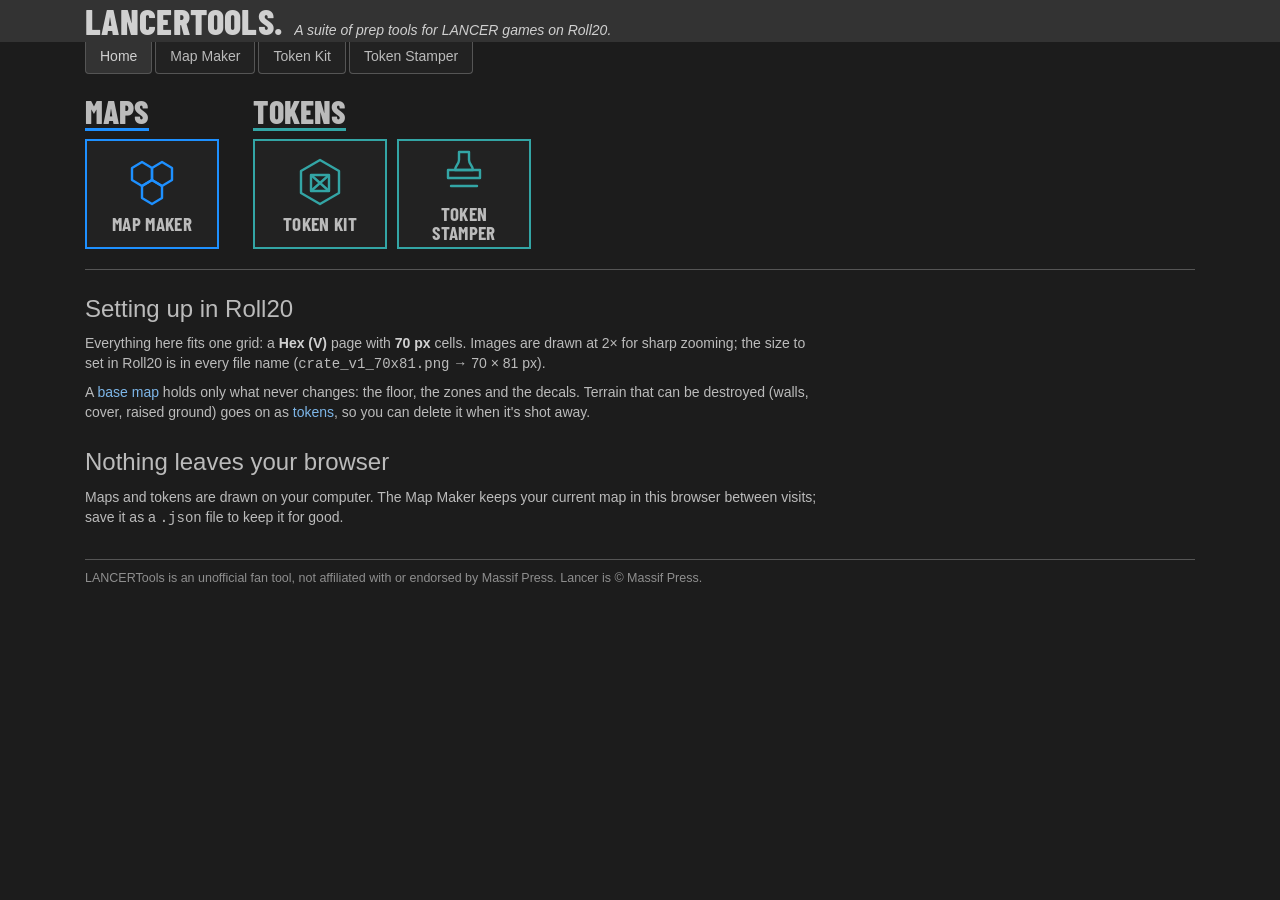
<file: index.html>
<!doctype html>
<html lang="en">
<head>
<meta charset="utf-8">
<meta name="viewport" content="width=device-width, initial-scale=1">
<title>LANCERTools</title>
<meta name="description" content="Prep tools for LANCER games on Roll20: hex base maps in several styles, a terrain token kit, and a token stamper.">
<link rel="icon" href="favicon.svg" type="image/svg+xml">
<link rel="stylesheet" href="css/site.css?v=666bbb997f">
<style>
  .groups { display: flex; flex-wrap: wrap; gap: 14px 34px; margin-top: 4px; }
  .group { display: flex; flex-direction: column; gap: 10px; }
  .tiles { display: flex; flex-wrap: wrap; gap: 10px; }
  .tile { width: 134px; height: 110px; border: 2px solid currentColor; background: var(--panel); display: flex; flex-direction: column;
    align-items: center; justify-content: center; gap: 6px; text-decoration: none; }
  .tile:hover { text-decoration: none; background: #2a2a2a; }
  .tile svg { width: 52px; height: 52px; }
  .tile span { color: var(--text); font: 700 19px/1 var(--title); text-transform: uppercase; letter-spacing: 0.02em; text-align: center; }
  .tile.blue { color: var(--blue); }
  .tile.teal { color: var(--teal); }
  .tile.purple { color: var(--purple); }
  .about h3 { font-size: 24px; font-weight: 400; color: var(--text); margin: 22px 0 8px; }
  .about p { margin: 0 0 8px; max-width: 95ch; }
</style>
</head>
<body>
<header class="topbar" data-page="home" data-title="LANCERTools"></header>
<main class="page">
  <div class="groups">
    <section class="group">
      <h2 class="stripe blue">Maps</h2>
      <div class="tiles">
        <a class="tile blue" href="maps.html">
          <svg viewBox="0 0 52 52" fill="none" stroke="currentColor" stroke-width="2.4" stroke-linejoin="round">
            <path d="M16 6 26 12v12l-10 6-10-6V12z"/><path d="M36 6l10 6v12l-10 6-10-6V12z"/><path d="M26 24l10 6v12l-10 6-10-6V30z"/>
          </svg>
          <span>Map Maker</span>
        </a>
      </div>
    </section>
    <section class="group">
      <h2 class="stripe teal">Tokens</h2>
      <div class="tiles">
        <a class="tile teal" href="tokens.html">
          <svg viewBox="0 0 52 52" fill="none" stroke="currentColor" stroke-width="2.4" stroke-linejoin="round">
            <path d="M26 4 45 15v22L26 48 7 37V15z"/><path d="M17 19h18v16H17z"/><path d="M17 19l18 16M35 19 17 35"/>
          </svg>
          <span>Token Kit</span>
        </a>
        <a class="tile teal" href="stamper.html">
          <svg viewBox="0 0 52 52" fill="none" stroke="currentColor" stroke-width="2.4" stroke-linejoin="round" stroke-linecap="round">
            <path d="M21 6h10v8c0 4 4 6 4 10H17c0-4 4-6 4-10z"/><path d="M10 24h32v8H10z"/><path d="M13 40h26"/>
          </svg>
          <span>Token<br>Stamper</span>
        </a>
      </div>
    </section>
  </div>
  <hr>
  <div class="about">
    <h3>Setting up in Roll20</h3>
    <p>Everything here fits one grid: a <b>Hex (V)</b> page with <b>70 px</b> cells. Images are drawn at 2× for sharp zooming; the
      size to set in Roll20 is in every file name (<span class="mono">crate_v1_70x81.png</span> → 70 × 81 px).</p>
    <p>A <a href="maps.html">base map</a> holds only what never changes: the floor, the zones and the decals. Terrain that can be
      destroyed (walls, cover, raised ground) goes on as <a href="tokens.html">tokens</a>, so you can delete it when it's shot away.</p>
    <h3>Nothing leaves your browser</h3>
    <p>Maps and tokens are drawn on your computer. The Map Maker keeps your current map in this browser between visits; save it
      as a <span class="mono">.json</span> file to keep it for good.</p>
  </div>
  <div class="footer">LANCERTools is an unofficial fan tool, not affiliated with or endorsed by Massif Press. Lancer is © Massif Press.</div>
</main>
<script type="module" src="js/ui/topbar.js?v=666bbb997f"></script>
</body>
</html>
</file>
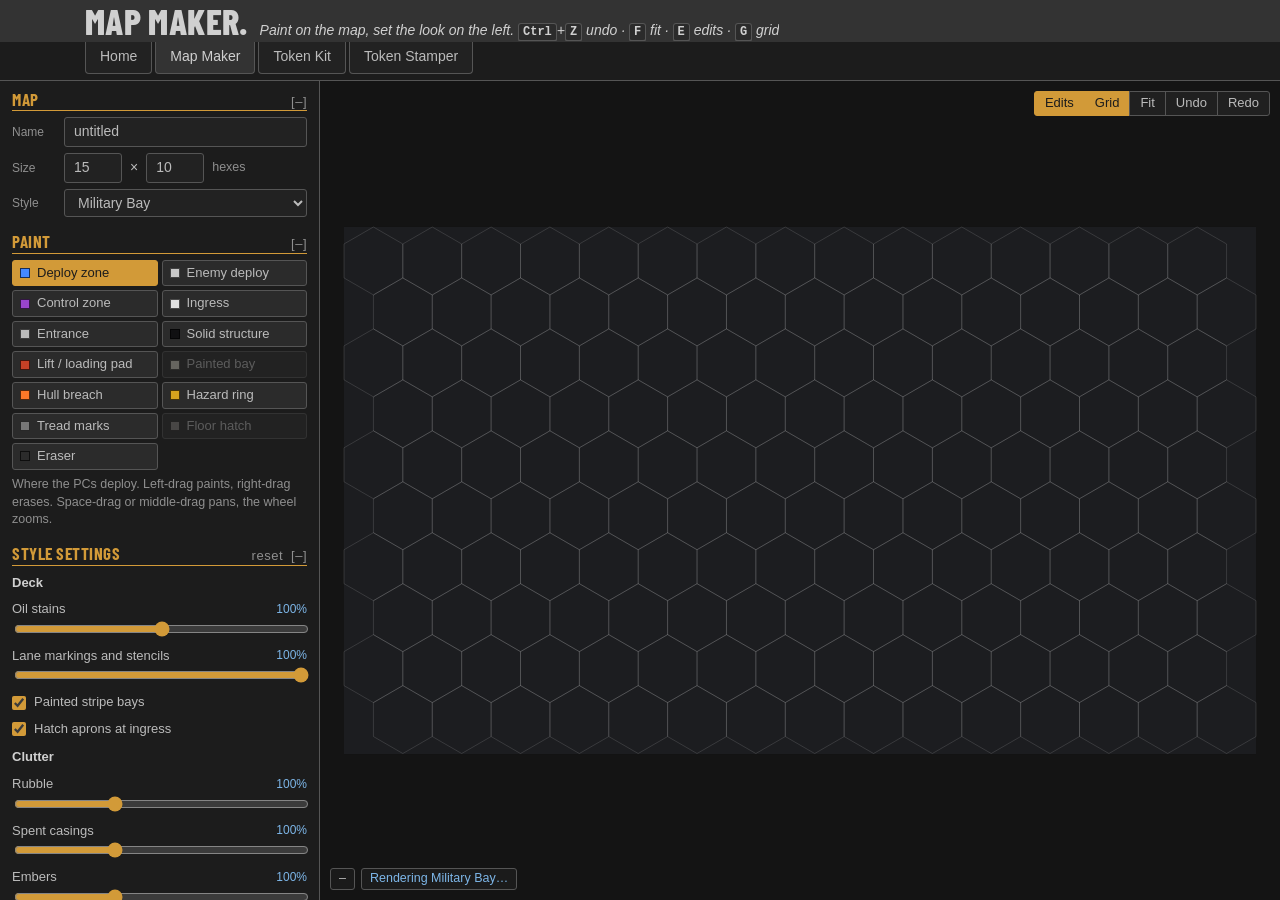
<file: maps.html>
<!doctype html>
<html lang="en">
<head>
<meta charset="utf-8">
<meta name="viewport" content="width=device-width, initial-scale=1">
<title>Map Maker · LANCERTools</title>
<link rel="icon" href="favicon.svg" type="image/svg+xml">
<link rel="stylesheet" href="css/site.css?v=666bbb997f">
<style>
  .tools { display: grid; grid-template-columns: 1fr 1fr; gap: 4px; }
  .tools button { display: flex; align-items: center; gap: 7px; text-align: left; padding: 3px 7px; }
  .tools button .sw { width: 10px; height: 10px; flex: none; border: 1px solid #000a; }
  .tools button[disabled] { opacity: 0.4; }
  .setting { display: grid; grid-template-columns: 1fr auto; gap: 0 8px; align-items: center; font-size: 13px; }
  .setting output { font-size: 12px; color: var(--link); font-variant-numeric: tabular-nums; }
  .setting input[type=range] { grid-column: 1 / -1; width: 100%; height: 16px; }
  .setting.toggle { grid-template-columns: auto 1fr; }
  .group-name { font-weight: 700; color: var(--head); font-size: 13px; margin-top: 2px; }
  .field { display: grid; grid-template-columns: 44px 1fr; gap: 8px; align-items: center; }
  .dims input { width: 58px; }
  #stage canvas { position: absolute; left: 0; top: 0; }
  #over { cursor: crosshair; }
  #over.pan { cursor: grab; }
  .hud { position: absolute; left: 10px; bottom: 10px; display: flex; gap: 6px; pointer-events: none; }
  .hud span { background: #1c1c1cdd; border: 1px solid var(--line); border-radius: 3px; padding: 1px 8px; font-size: 12.5px; color: var(--text); }
  .hud .busy { color: var(--link); }
  .hud .err { color: var(--danger); }
  .viewbar { position: absolute; right: 10px; top: 10px; }
  .viewbar button { background: #222e; padding: 2px 10px; }
  .viewbar button[aria-pressed="true"] { background: var(--gold); }
  .out { font-size: 12.5px; color: var(--link); }
</style>
</head>
<body class="app">
<header class="topbar" data-page="maps" data-title="Map Maker"
  data-tagline="Paint on the map, set the look on the left. <kbd>Ctrl</kbd>+<kbd>Z</kbd> undo · <kbd>F</kbd> fit · <kbd>E</kbd> edits · <kbd>G</kbd> grid"></header>
<div class="workspace">
  <aside class="sidebar">
    <div class="section">
      <h2 class="sec"><span class="grow">Map</span></h2>
      <label class="field"><span class="label">Name</span><input id="name"></label>
      <div class="field dims">
        <span class="label">Size</span>
        <span class="row"><input id="cols" type="number" min="3" max="60" title="Columns"> × <input id="rows" type="number" min="3" max="60" title="Rows">
        <span class="hint">hexes</span></span>
      </div>
      <label class="field"><span class="label">Style</span><select id="style"></select></label>
    </div>
    <div class="section">
      <h2 class="sec"><span class="grow">Paint</span></h2>
      <div class="tools" id="tools"></div>
      <div class="hint" id="toolHint"></div>
    </div>
    <div class="section">
      <h2 class="sec"><span class="grow">Style settings</span><span class="toggle" id="resetOpts" title="Back to the style's designed look">reset</span></h2>
      <div id="settings" class="section" style="gap:8px"></div>
    </div>
    <div class="section">
      <h2 class="sec"><span class="grow">File</span></h2>
      <div class="btn-group"><button id="new">New</button><button id="open">Open…</button><button id="save">Save .json</button></div>
      <input type="file" id="file" accept=".json,application/json" hidden>
      <button class="go" id="png">Download base map (PNG)</button>
      <div class="out" id="out"></div>
      <div class="hint">Drawn at 2× for sharp zooming. In Roll20, set the image to the size in the file name, its top-left corner on
        the page's top-left. Terrain goes on as tokens (<a href="tokens.html">Token Kit</a>).</div>
    </div>
  </aside>
  <section class="stage" id="stage">
    <canvas id="base"></canvas>
    <canvas id="over"></canvas>
    <div class="viewbar btn-group">
      <button id="edits" aria-pressed="true" title="Show what you painted (E)">Edits</button>
      <button id="grid" aria-pressed="true" title="Hex grid (G)">Grid</button>
      <button id="fit" title="Fit the map (F)">Fit</button>
      <button id="undo" title="Undo (Ctrl+Z)">Undo</button>
      <button id="redo" title="Redo (Ctrl+Y)">Redo</button>
    </div>
    <div class="hud"><span id="hover">–</span><span id="status">Ready</span></div>
  </section>
</div>
<script type="module" src="js/ui/topbar.js?v=666bbb997f"></script>
<script type="module" src="js/ui/mapmaker.js?v=666bbb997f"></script>
<script type="module" src="js/ui/collapse.js?v=666bbb997f"></script>
</body>
</html>
</file>
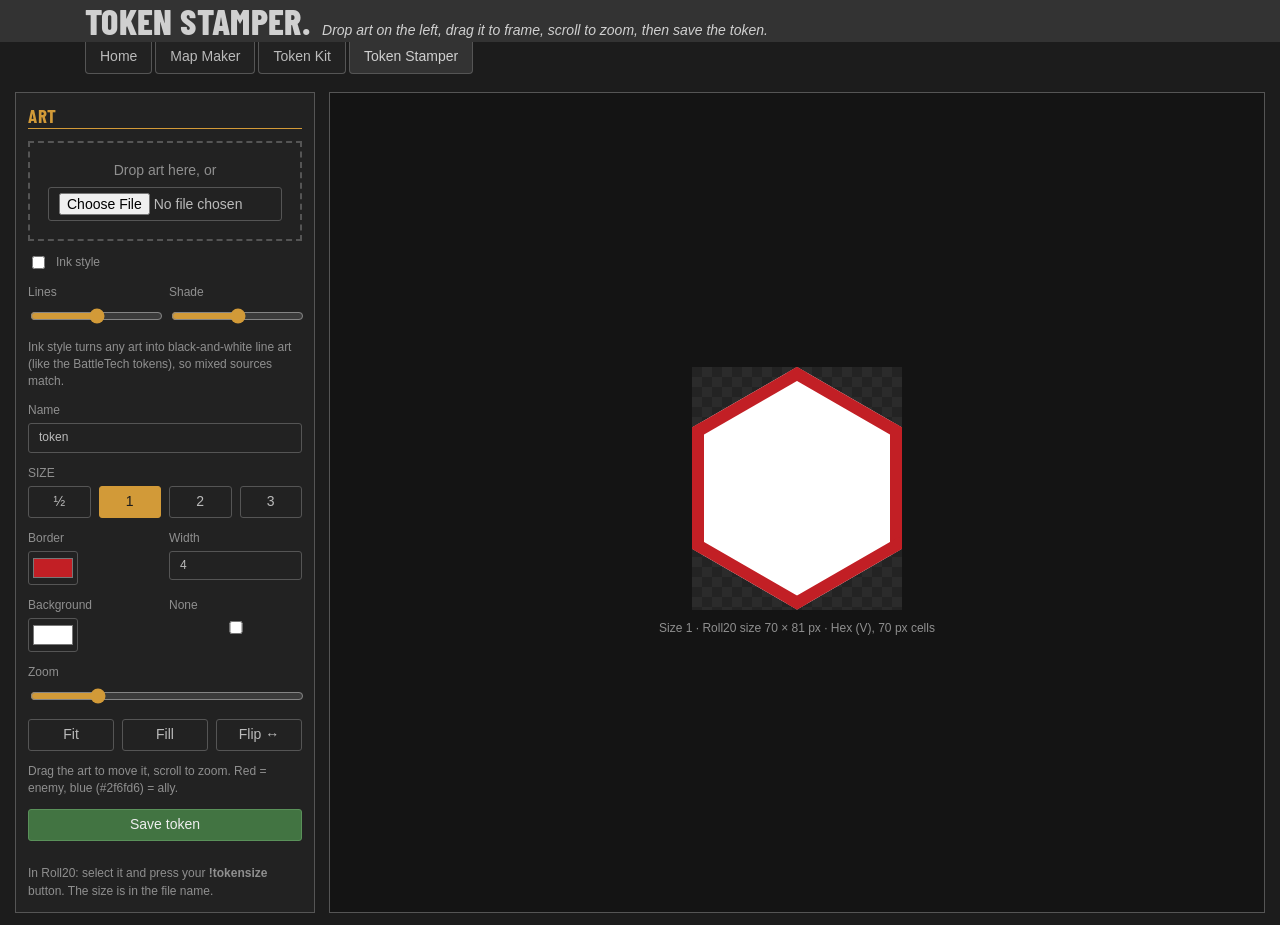
<file: stamper.html>
<!doctype html>
<html lang="en">
<head>
<meta charset="utf-8">
<meta name="viewport" content="width=device-width, initial-scale=1">
<title>Token Stamper · LANCERTools</title>
<link rel="icon" href="favicon.svg" type="image/svg+xml">
<link rel="stylesheet" href="css/topbar.css?v=666bbb997f">
<!--
  Token Stamper: turns any art into a hex token that fits this project's Roll20 grid.
  Same geometry as _backstage/tools/roll20_maps.py and the terrain kit: Roll20 Hex (V), regular pointy-top
  hexes 70 px wide; Size 1 = one hex, Size 2 = three hexes (one on top, two below), Size 3 = seven.
  The saved file is drawn at 2x for sharpness and named <name>_size<N>_<W>x<H>.png, where W x H is
  the size to set in Roll20 (the !tokensize button reads it from the name).
  Runs locally: open this file in Firefox. Nothing is uploaded anywhere.
-->
<style>
  /* LANCERTools look (5etools night mode): see css/site.css */
  :root { --bg: #1c1c1c; --panel: #222; --text: #bbb; --muted: #8f8f8f; --accent: #1e90ff; }
  * { box-sizing: border-box; }
  body { margin: 0; background: var(--bg); color: var(--text); font: 14px/1.42857 Arial, sans-serif; }
  main { display: grid; grid-template-columns: 300px 1fr; gap: 14px; padding: 12px 15px; margin-top: 6px; }
  @media (max-width: 760px) { main { grid-template-columns: 1fr; } }
  aside { background: var(--panel); border: 1px solid #555; padding: 12px; display: flex; flex-direction: column; gap: 12px; }
  h1 { font: 700 19px/1.2 "Barlow Condensed", "Arial Narrow", Arial, sans-serif; text-transform: uppercase; letter-spacing: 0.03em;
       margin: 0; color: #d29a38; border-bottom: 1px solid #d29a38; }
  label { display: flex; flex-direction: column; gap: 4px; color: var(--muted); font-size: 12px; }
  input, select, button { font: inherit; color: var(--text); background: #222; border: 1px solid #555; border-radius: 3px; padding: 5px 10px; }
  button:hover { background: #363636; color: #d0d0d0; }
  input[type=color] { padding: 2px; height: 34px; }
  input[type=range] { padding: 0; min-width: 0; width: 100%; }
  .row { display: flex; gap: 8px; }
  .row > * { flex: 1; }
  button { cursor: pointer; }
  button.primary { background: #427442; color: #eee; border-color: #5a915a; }            /* the page's main action */
  button.primary:hover { background: #4f8a4f; }
  .sizes button.on { border-color: #d29a38; color: #1c1c1c; background: #d29a38; }       /* selection: gold */
  input[type=range], input[type=checkbox] { accent-color: #d29a38; }
  .hint { color: var(--muted); font-size: 12px; }
  .stage { display: flex; flex-direction: column; align-items: center; justify-content: center; gap: 10px;
           background: #141414; border: 1px solid #555; padding: 16px; }
  #view { background: repeating-conic-gradient(#2b2b2b 0 25%, #232323 0 50%) 0 0 / 20px 20px; cursor: grab; max-width: 100%; }
  #view.drag { cursor: grabbing; }
  #drop input { max-width: 100%; margin-top: 6px; }
  #drop { border: 2px dashed #555; padding: 18px; text-align: center; color: var(--muted); }
  #drop.over { border-color: var(--accent); color: var(--accent); }
  .out { font-family: Consolas, "Courier New", monospace; font-size: 12px; color: #7db6e8; word-break: break-all; }
</style>
</head>
<body>
<header class="topbar" data-page="stamper" data-title="Token Stamper"
  data-tagline="Drop art on the left, drag it to frame, scroll to zoom, then save the token."></header>
<script type="module" src="js/ui/topbar.js?v=666bbb997f"></script>
<main>
  <aside>
    <h1>Art</h1>
    <div id="drop">Drop art here, or<br><input type="file" id="file" accept="image/*"></div>
    <label style="flex-direction:row;align-items:center;gap:8px"><input type="checkbox" id="ink"> Ink style</label>
    <div class="row">
      <label>Lines <input type="range" id="inkLines" min="0.4" max="1.6" step="0.05" value="1"></label>
      <label>Shade <input type="range" id="inkShade" min="0.4" max="1.6" step="0.05" value="1"></label>
    </div>
    <div class="hint" id="inkInfo">Ink style turns any art into black-and-white line art (like the BattleTech tokens), so mixed sources match.</div>
    <label>Name <input id="name" value="token"></label>
    <div>
      <div class="hint" style="margin-bottom:4px">SIZE</div>
      <div class="row sizes">
        <button data-size="0.5">½</button><button data-size="1" class="on">1</button><button data-size="2">2</button><button data-size="3">3</button>
      </div>
    </div>
    <div class="row">
      <label>Border <input type="color" id="border" value="#c21f25"></label>
      <label>Width <input type="number" id="bw" value="4" min="0" max="20"></label>
    </div>
    <div class="row">
      <label>Background <input type="color" id="bg" value="#ffffff"></label>
      <label>None <input type="checkbox" id="nobg"></label>
    </div>
    <label>Zoom <input type="range" id="zoom" min="0.1" max="4" step="0.01" value="1"></label>
    <div class="row">
      <button id="fit">Fit</button><button id="fill">Fill</button><button id="flip">Flip ↔</button>
    </div>
    <div class="hint">Drag the art to move it, scroll to zoom. Red = enemy, blue (#2f6fd6) = ally.</div>
    <button class="primary" id="save">Save token</button>
    <div class="out" id="out"></div>
    <div class="hint">In Roll20: select it and press your <b>!tokensize</b> button. The size is in the file name.</div>
  </aside>
  <section class="stage">
    <canvas id="view"></canvas>
    <div class="hint" id="info"></div>
  </section>
</main>
<script>
(function () {
  "use strict";
  // --- the kit's geometry (_backstage/tools/roll20_maps.py): regular pointy-top hexes, 70 px wide ---
  var CELL = 70, SS = 2;                        // Roll20 cell width; the saved file is drawn at 2x
  var SX = CELL, SY = CELL * Math.sqrt(3) / 2;  // step along a row / row to row
  var HW = SX / 2, QH = SY / 3;                 // half hex width / quarter hex height
  // Size 1/2 still occupies one hex; its token is a 75% hex centred in it, with a dashed border.
  var HALF = 0.75;
  function sf(sz) { return sz === 0.5 ? HALF : 1; }
  var FOOTPRINTS = {
    0.5: [[0, 0]],
    1: [[0, 0]],
    2: [[0, 0], [-HW, SY], [HW, SY]],
    3: [[0, 0], [SX, 0], [-SX, 0], [HW, SY], [-HW, SY], [HW, -SY], [-HW, -SY]]
  };
  function hexPts(cx, cy, k) {
    return [[0, -2 * QH], [HW, -QH], [HW, QH], [0, 2 * QH], [-HW, QH], [-HW, -QH]]
      .map(function (p) { return [cx + p[0] * k, cy + p[1] * k]; });
  }
  // Canvas size and hex centres (at scale k) exactly as token_canvas() in roll20_maps.py.
  // Roll20 snaps a token by putting the centre of its image on a hex centre, so the canvas is
  // symmetric around the first (anchor) hex: a Size 2 token gets transparent space above its top
  // hex (140 x 202), and then snapping puts the three hexes exactly on the grid.
  function layout(size, k) {
    var fp = FOOTPRINTS[size], ax = fp[0][0], ay = fp[0][1];
    var xs = fp.map(function (p) { return p[0]; }), ys = fp.map(function (p) { return p[1]; });
    var ex = Math.max(ax - (Math.min.apply(null, xs) - HW), Math.max.apply(null, xs) + HW - ax);
    var ey = Math.max(ay - (Math.min.apply(null, ys) - 2 * QH), Math.max.apply(null, ys) + 2 * QH - ay);
    var left = ax - ex, top = ay - ey;
    var w = Math.ceil(2 * ex * k);
    var h = Math.ceil(2 * ey * k);
    var centres = fp.map(function (p) { return [(p[0] - left) * k, (p[1] - top) * k]; });
    // the footprint's own box (the art is placed and fitted on this, not on the padded canvas)
    var fx0 = (Math.min.apply(null, xs) - HW - left) * k, fx1 = (Math.max.apply(null, xs) + HW - left) * k;
    var fy0 = (Math.min.apply(null, ys) - 2 * QH - top) * k, fy1 = (Math.max.apply(null, ys) + 2 * QH - top) * k;
    return { w: w, h: h, centres: centres, fx: (fx0 + fx1) / 2, fy: (fy0 + fy1) / 2, fw: fx1 - fx0, fh: fy1 - fy0 };
  }
  function outerEdges(centres, k) {                   // edges not shared with another hex
    var edges = [];
    centres.forEach(function (c) {
      var pts = hexPts(c[0], c[1], k);
      for (var i = 0; i < 6; i++) {
        var a = pts[i], b = pts[(i + 1) % 6];
        var nx = a[0] + b[0] - c[0], ny = a[1] + b[1] - c[1];
        var shared = centres.some(function (o) { return Math.hypot(o[0] - nx, o[1] - ny) < 2 * k; });
        if (!shared) edges.push([a, b]);
      }
    });
    return edges;
  }

  // Roll20 size in the file name, rounded exactly as roll20_maps.py does (Python rounds .5 to even),
  // so a stamped Size 3 token and the kit's drop pod both say 210x202.
  function pyRound(x) {
    var r = Math.round(x);
    if (Math.abs(x - Math.trunc(x)) === 0.5 && r % 2 !== 0) r -= 1;
    return r;
  }
  function roll20Size(sz) { var L = layout(sz, SS * sf(sz)); return [pyRound(L.w / SS), pyRound(L.h / SS)]; }

  // --- ink style: a port of _backstage/tools/ink_convert.py (same steps, same numbers) ---
  // flatten onto white, normalise the subject's tones, XDoG lines, hatching for mid shadow,
  // cross-hatching for dark, solid black only for the deepest; a heavier outer contour.
  var INK_SIZE = 900;                                 // work size: the longest side, as the Python default
  function blurred(gray, w, h, r) {                   // Gaussian blur via the canvas (CSS blur: r = std dev)
    var a = document.createElement("canvas"); a.width = w; a.height = h;
    var ax = a.getContext("2d"), id = ax.createImageData(w, h);
    for (var i = 0; i < w * h; i++) { var v = gray[i]; id.data[4 * i] = id.data[4 * i + 1] = id.data[4 * i + 2] = v; id.data[4 * i + 3] = 255; }
    ax.putImageData(id, 0, 0);
    var b = document.createElement("canvas"); b.width = w; b.height = h;
    var bx = b.getContext("2d");
    bx.fillStyle = "#fff"; bx.fillRect(0, 0, w, h);        // outside the image reads as paper, not black
    bx.filter = "blur(" + r + "px)"; bx.drawImage(a, 0, 0);
    var d = bx.getImageData(0, 0, w, h).data, out = new Float32Array(w * h);
    for (var j = 0; j < w * h; j++) out[j] = d[4 * j];
    return out;
  }
  function median3(src, w, h) {
    var out = new Float32Array(w * h), v = new Array(9);
    for (var y = 0; y < h; y++) for (var x = 0; x < w; x++) {
      var n = 0;
      for (var dy = -1; dy <= 1; dy++) for (var dx = -1; dx <= 1; dx++) {
        var xx = Math.min(w - 1, Math.max(0, x + dx)), yy = Math.min(h - 1, Math.max(0, y + dy));
        v[n++] = src[yy * w + xx];
      }
      v.sort(function (p, q) { return p - q; });
      out[y * w + x] = v[4];
    }
    return out;
  }
  function dilate(mask, w, h, r) {                    // square max filter, separable (= PIL MaxFilter)
    var tmp = new Uint8Array(w * h), out = new Uint8Array(w * h), x, y, k;
    for (y = 0; y < h; y++) for (x = 0; x < w; x++) {
      var m = 0; for (k = -r; k <= r && !m; k++) { var xx = x + k; if (xx >= 0 && xx < w && mask[y * w + xx]) m = 1; }
      tmp[y * w + x] = m;
    }
    for (y = 0; y < h; y++) for (x = 0; x < w; x++) {
      var n = 0; for (k = -r; k <= r && !n; k++) { var yy = y + k; if (yy >= 0 && yy < h && tmp[yy * w + x]) n = 1; }
      out[y * w + x] = n;
    }
    return out;
  }
  function inkify(src, lines, shade) {
    var sw = src.naturalWidth, sh = src.naturalHeight, s = INK_SIZE / Math.max(sw, sh);
    var w = Math.round(sw * s), h = Math.round(sh * s), size = Math.max(w, h), N = w * h, i;
    var c = document.createElement("canvas"); c.width = w; c.height = h;
    var cx = c.getContext("2d"); cx.drawImage(src, 0, 0, w, h);
    var px = cx.getImageData(0, 0, w, h).data;
    var lum = new Float32Array(N), alpha = new Float32Array(N), subject = new Uint8Array(N), hasBg = false;
    for (i = 0; i < N; i++) {
      var a = px[4 * i + 3] / 255;
      var l = 0.299 * px[4 * i] + 0.587 * px[4 * i + 1] + 0.114 * px[4 * i + 2];
      lum[i] = l * a + 255 * (1 - a); alpha[i] = a; subject[i] = a > 0.5 ? 1 : 0; if (a < 0.5) hasBg = true;
    }
    // normalise: the subject's 3rd..97th percentile to the full range
    var vals = []; for (i = 0; i < N; i += 3) if (subject[i]) vals.push(lum[i]);
    if (vals.length < 100) for (i = 0; i < N; i += 3) vals.push(lum[i]);
    vals.sort(function (p, q) { return p - q; });
    var lo = vals[Math.floor(vals.length * 0.03)], hi = vals[Math.floor(vals.length * 0.97)], span = Math.max(1, hi - lo);
    for (i = 0; i < N; i++) lum[i] = Math.min(255, Math.max(0, (lum[i] - lo) / span * 255));
    var flat = median3(lum, w, h);
    var smooth = blurred(flat, w, h, size / 450);
    var sigma = size / 900 * 1.1, g1 = blurred(flat, w, h, sigma), g2 = blurred(flat, w, h, sigma * 1.6);
    var tau = 0.985, eps = -4 / (lines * lines), phi = 12, cut = 0.5;   // Lines = edge sensitivity
    var deep = 22 * shade, dark = 60 * shade, mid = 115 * shade;
    var sp = Math.max(5, Math.floor(size / 130)), wd = Math.max(1, Math.floor(size / 700));
    var ink = new Uint8Array(N);
    for (var y = 0; y < h; y++) for (var x = 0; x < w; x++) {
      i = y * w + x;
      var dd = g1[i] - tau * g2[i];
      var e = dd >= eps ? 1 : 1 + Math.tanh(phi * (dd - eps) / 255 * 20);
      var on = e < cut;
      if (subject[i]) {
        var t = smooth[i], h1 = ((x + y) % sp) < wd, h2 = (((x - y) % sp) + sp) % sp < wd;
        if (t < deep) on = true;
        else if (t < dark && (h1 || h2)) on = true;
        else if (t < mid && h1) on = true;
      }
      ink[i] = on ? 1 : 0;
    }
    var aOut = alpha;
    if (hasBg) {                                         // the heavier outer contour
      var grow = Math.max(2, Math.floor(size / 300)), big = dilate(subject, w, h, grow);
      aOut = new Float32Array(N);
      for (i = 0; i < N; i++) { if (big[i] && !subject[i]) ink[i] = 1; aOut[i] = big[i]; }
    }
    var clean = median3(ink, w, h);                      // drop lone specks
    var oc = document.createElement("canvas"); oc.width = w; oc.height = h;
    var ox2 = oc.getContext("2d"), od = ox2.createImageData(w, h);
    for (i = 0; i < N; i++) {
      var v = clean[i] >= 0.5 ? 0 : 255;
      od.data[4 * i] = od.data[4 * i + 1] = od.data[4 * i + 2] = v;
      od.data[4 * i + 3] = hasBg ? Math.round(aOut[i] * 255) : 255;
    }
    ox2.putImageData(od, 0, 0);
    return oc;
  }

  // --- state ---
  var $ = function (id) { return document.getElementById(id); };
  var img = null, src = null, size = 1, zoom = 1, ox = 0, oy = 0, flip = false;
  function natW(im) { return im.naturalWidth || im.width; }
  function natH(im) { return im.naturalHeight || im.height; }
  function applyInk() {                               // img = the art as drawn: the original, or its ink version
    if (!src) return;
    var before = img ? natW(img) : natW(src);
    if ($("ink").checked) {
      $("inkInfo").textContent = "Converting…";
      setTimeout(function () {
        var t0 = performance.now();
        img = inkify(src, +$("inkLines").value, +$("inkShade").value);
        zoom *= before / natW(img);                   // keep the art the same size on the token
        $("zoom").value = zoom;
        $("inkInfo").textContent = "Ink style on (" + Math.round(performance.now() - t0) + " ms). Lines: fewer ← → more. Shade: lighter ← → darker.";
        render();
      }, 20);
    } else {
      img = src;
      zoom *= before / natW(img);
      $("zoom").value = zoom;
      $("inkInfo").textContent = "Ink style turns any art into black-and-white line art (like the BattleTech tokens), so mixed sources match.";
      render();
    }
  }
  var view = $("view"), vctx = view.getContext("2d");
  var PREVIEW = 3;                                    // preview scale (px per Roll20 px)

  function draw(ctx, k0) {
    var k = k0 * sf(size);                            // geometry scale (smaller hex for Size 1/2)
    var L = layout(size, k);
    ctx.canvas.width = L.w; ctx.canvas.height = L.h;
    ctx.clearRect(0, 0, L.w, L.h);
    ctx.save();
    ctx.beginPath();
    L.centres.forEach(function (c) {
      var p = hexPts(c[0], c[1], k);
      ctx.moveTo(p[0][0], p[0][1]);
      for (var i = 1; i < 6; i++) ctx.lineTo(p[i][0], p[i][1]);
      ctx.closePath();
    });
    ctx.clip();
    if (!$("nobg").checked) { ctx.fillStyle = $("bg").value; ctx.fillRect(0, 0, L.w, L.h); }
    if (img) {
      var s = zoom * k, iw = natW(img) * s, ih = natH(img) * s;
      ctx.save();
      ctx.translate(L.fx + ox * k, L.fy + oy * k);
      if (flip) ctx.scale(-1, 1);
      ctx.drawImage(img, -iw / 2, -ih / 2, iw, ih);
      ctx.restore();
    }
    var bw = +$("bw").value;
    if (bw > 0) {                                      // border inside the footprint (the clip halves it)
      ctx.strokeStyle = $("border").value;
      ctx.lineWidth = bw * 2 * k0;
      ctx.lineCap = size === 0.5 ? "butt" : "round";
      ctx.setLineDash(size === 0.5 ? [7 * k0, 5 * k0] : []);   // dashed = Size 1/2
      outerEdges(L.centres, k).forEach(function (e) {
        ctx.beginPath(); ctx.moveTo(e[0][0], e[0][1]); ctx.lineTo(e[1][0], e[1][1]); ctx.stroke();
      });
    }
    ctx.restore();
    return L;
  }
  function render() {
    var L = draw(vctx, PREVIEW);
    var rs = roll20Size(size), rw = rs[0], rh = rs[1];
    $("info").textContent = "Size " + (size === 0.5 ? "½" : size) + " · Roll20 size " + rw + " × " + rh + " px · Hex (V), 70 px cells";
  }
  function fitZoom(cover) {
    if (!img) return;
    var L = layout(size, sf(size));
    var zx = L.fw / natW(img), zy = L.fh / natH(img);
    zoom = cover ? Math.max(zx, zy) : Math.min(zx, zy);
    ox = 0; oy = 0;
    $("zoom").value = zoom; $("zoom").max = Math.max(4, zoom * 4); $("zoom").min = Math.min(0.1, zoom / 4);
    render();
  }
  function load(file) {
    if (!file) return;
    var url = URL.createObjectURL(file);
    var im = new Image();
    im.onload = function () {
      src = im; img = im;
      $("name").value = file.name.replace(/\.[^.]+$/, "").replace(/[^A-Za-z0-9_-]+/g, "_").toLowerCase();
      fitZoom(false);
      if ($("ink").checked) applyInk();
    };
    im.src = url;
  }

  // --- controls ---
  $("file").onchange = function (e) { load(e.target.files[0]); };
  var drop = $("drop");
  ["dragenter", "dragover"].forEach(function (ev) {
    document.addEventListener(ev, function (e) { e.preventDefault(); drop.classList.add("over"); });
  });
  ["dragleave", "drop"].forEach(function (ev) {
    document.addEventListener(ev, function (e) { e.preventDefault(); drop.classList.remove("over"); });
  });
  document.addEventListener("drop", function (e) { if (e.dataTransfer.files.length) load(e.dataTransfer.files[0]); });
  Array.prototype.forEach.call(document.querySelectorAll(".sizes button"), function (b) {
    b.onclick = function () {
      size = +b.dataset.size;
      document.querySelectorAll(".sizes button").forEach(function (x) { x.classList.toggle("on", x === b); });
      fitZoom(false);
      render();
    };
  });
  ["border", "bw", "bg", "nobg"].forEach(function (id) { $(id).oninput = render; });
  $("ink").onchange = applyInk;
  $("inkLines").onchange = $("inkShade").onchange = function () { if ($("ink").checked) applyInk(); };   // on release
  $("zoom").oninput = function () { zoom = +$("zoom").value; render(); };
  $("fit").onclick = function () { fitZoom(false); };
  $("fill").onclick = function () { fitZoom(true); };
  $("flip").onclick = function () { flip = !flip; render(); };
  var drag = null;
  view.onpointerdown = function (e) { drag = { x: e.clientX, y: e.clientY }; view.classList.add("drag"); view.setPointerCapture(e.pointerId); };
  view.onpointermove = function (e) {
    if (!drag) return;
    ox += (e.clientX - drag.x) / PREVIEW; oy += (e.clientY - drag.y) / PREVIEW;
    drag = { x: e.clientX, y: e.clientY };
    render();
  };
  view.onpointerup = view.onpointercancel = function () { drag = null; view.classList.remove("drag"); };
  view.addEventListener("wheel", function (e) {
    e.preventDefault();
    zoom *= e.deltaY < 0 ? 1.06 : 1 / 1.06;
    $("zoom").value = zoom;
    render();
  }, { passive: false });
  $("save").onclick = function () {
    var c = document.createElement("canvas");
    var L = draw(c.getContext("2d"), SS);
    var rs = roll20Size(size), rw = rs[0], rh = rs[1];
    var name = ($("name").value || "token") + "_size" + (size === 0.5 ? "half" : size) + "_" + rw + "x" + rh + ".png";
    c.toBlob(function (blob) {
      var a = document.createElement("a");
      a.href = URL.createObjectURL(blob);
      a.download = name;
      a.click();
      $("out").textContent = "Saved " + name + " → set " + rw + " × " + rh + " in Roll20";
    }, "image/png");
    render();
  };
  render();
})();
</script>
</body>
</html>
</file>
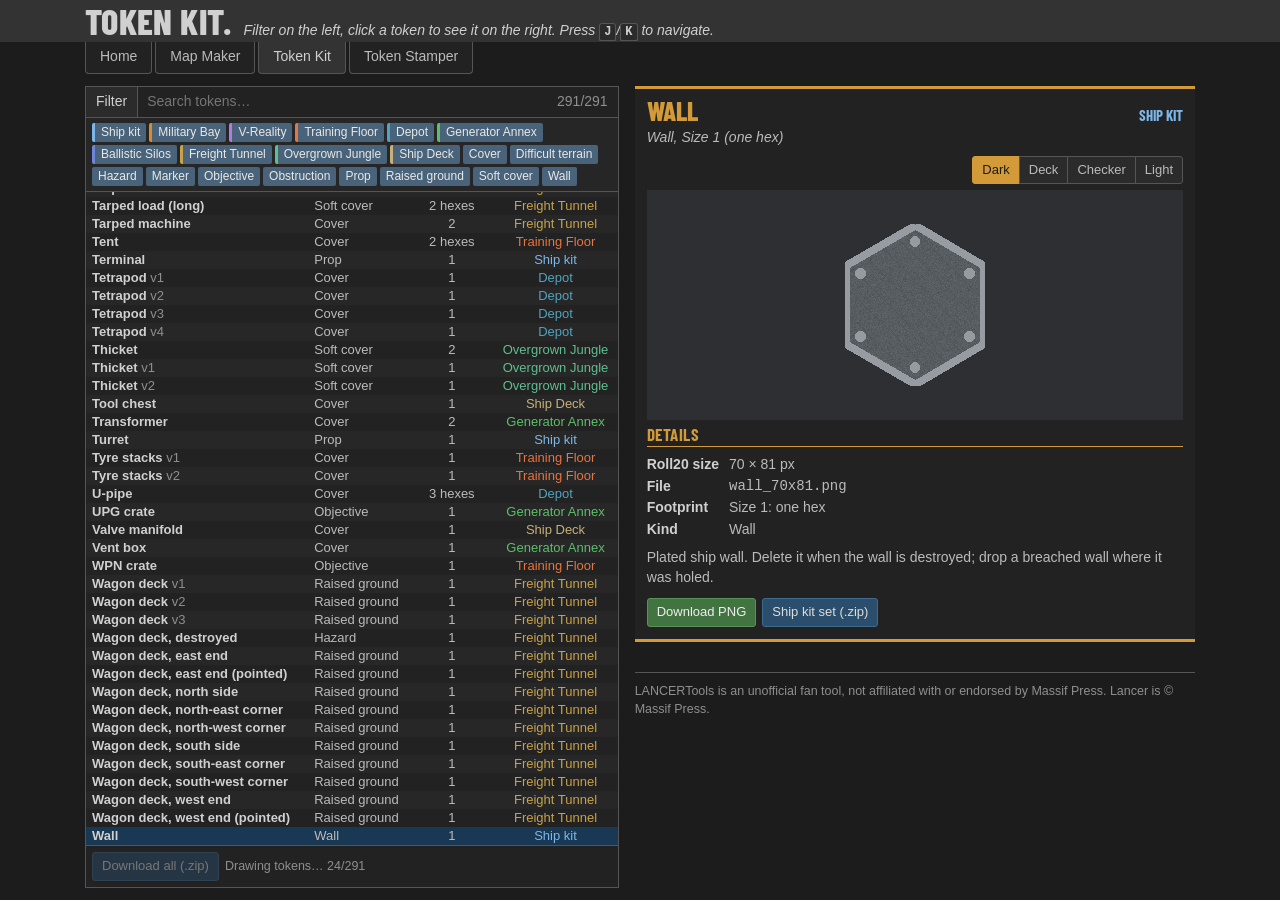
<file: tokens.html>
<!doctype html>
<html lang="en">
<head>
<meta charset="utf-8">
<meta name="viewport" content="width=device-width, initial-scale=1">
<title>Token Kit · LANCERTools</title>
<link rel="icon" href="favicon.svg" type="image/svg+xml">
<link rel="stylesheet" href="css/site.css?v=666bbb997f">
<style>
  .kit { flex: 1; min-height: 0; display: grid; grid-template-columns: minmax(360px, 1fr) minmax(400px, 1.05fr); gap: 16px;
    max-width: 1140px; width: 100%; margin: 12px auto 0; padding: 0 15px 12px; }
  .listpane { display: flex; flex-direction: column; min-height: 0; border: 1px solid var(--line); background: var(--panel); }
  .filterbar { display: flex; border-bottom: 1px solid var(--line); }
  .filterbar .lbl { padding: 5px 10px; border-right: 1px solid var(--line); color: var(--head); background: var(--panel-2); }
  .filterbar input { flex: 1; border: 0; border-radius: 0; background: var(--panel); }
  .filterbar .count { padding: 5px 10px; color: var(--muted); white-space: nowrap; }
  .chips { display: flex; flex-wrap: wrap; gap: 3px; padding: 5px 6px; border-bottom: 1px solid var(--line); background: #262626; }
  .listscroll { flex: 1; min-height: 0; overflow-y: auto; }
  table.dense th.sorted::after { content: " ▲"; font-size: 10px; }
  table.dense th.sorted.desc::after { content: " ▼"; }
  .listfoot { display: flex; gap: 6px; align-items: center; padding: 6px; border-top: 1px solid var(--line); flex-wrap: wrap; }
  .detail { min-height: 0; overflow-y: auto; }
  .preview { display: grid; place-items: center; min-height: 230px; margin: 6px 0 4px; }
  .preview img { max-width: 100%; max-height: 420px; image-rendering: auto; }
  .bg-dark .preview { background: #2e2f33; }
  .bg-deck .preview { background: #3c3a3f; }
  .bg-check .preview { background: repeating-conic-gradient(#35363a 0 25%, #2a2b2e 0 50%) 0 0 / 16px 16px; }
  .bg-light .preview { background: #c9c7c2; }
  .prevbar { display: flex; justify-content: space-between; align-items: center; gap: 8px; }
  .variants { display: flex; flex-wrap: wrap; gap: 3px; }
  .sb-actions { display: flex; flex-wrap: wrap; gap: 6px; margin-top: 10px; }
  .notes { margin: 6px 0 0; }
  @media (max-width: 860px) { .kit { grid-template-columns: 1fr; } .listscroll { max-height: 50vh; } }
</style>
</head>
<body class="app">
<header class="topbar" data-page="tokens" data-title="Token Kit"
  data-tagline="Filter on the left, click a token to see it on the right. Press <kbd>J</kbd>/<kbd>K</kbd> to navigate."></header>
<main class="kit">
  <section class="listpane">
    <div class="filterbar"><span class="lbl">Filter</span><input type="search" id="filter" placeholder="Search tokens…" aria-label="Search tokens">
      <span class="count" id="count"></span></div>
    <div class="chips" id="chips"></div>
    <div class="listscroll">
      <table class="dense" id="list">
        <thead><tr><th data-k="title" class="sorted">Name</th><th data-k="kind">Kind</th><th data-k="footprint" class="num">Size</th><th data-k="set" class="num">Set</th></tr></thead>
        <tbody></tbody>
      </table>
    </div>
    <div class="listfoot">
      <button class="action" id="all" disabled>Download all (.zip)</button>
      <span class="hint" id="progress"></span>
    </div>
  </section>
  <section class="detail">
    <div class="statblock" id="sb"><p class="hint">Drawing tokens…</p></div>
    <div class="footer">LANCERTools is an unofficial fan tool, not affiliated with or
      endorsed by Massif Press. Lancer is © Massif Press.</div>
  </section>
</main>
<script type="module" src="js/ui/topbar.js?v=666bbb997f"></script>
<script type="module" src="js/ui/tokenkit.js?v=666bbb997f"></script>
</body>
</html>
</file>
<file: css/site.css>
/* LANCERTools: shared look, after 5etools' night mode (colours measured from it), with Synthetik's
   condensed capitals (Barlow Condensed) for titles.
   Colour roles: blue = clickable (links, values); gold = structure and selection (titles, section
   rules, the active tab or tool); green = the page's one main action; everything else grey.
   Firefox performance: no box-shadow, filters or blend modes; depth comes from borders. */
@import url("topbar.css");                  /* also declares the Barlow Condensed faces */

:root {
  --bg: #1c1c1c;
  --panel: #222;
  --panel-2: #2b2b2b;
  --cell: #363636;
  --zebra: #272727;
  --band: #333;
  --line: #555;
  --line-soft: #3c3c3c;
  --text: #bbb;
  --head: #d0d0d0;
  --muted: #8f8f8f;
  --link: #7db6e8;
  --gold: #d29a38;
  --gold-dim: #8a6a30;
  --select: #183853;
  --chip: #48637a;
  --go: #427442;
  --go-hi: #4f8a4f;
  --action: #2a4e6c;
  --blue: #1e90ff;
  --teal: #33a5a5;
  --purple: #9400d3;
  --danger: #e2574c;
  --title: "Barlow Condensed", "Arial Narrow", Arial, sans-serif;
}

* { box-sizing: border-box; scrollbar-color: #757576 #1b1b1d; scrollbar-width: thin; }
html, body { margin: 0; }
body { background: var(--bg); color: var(--text); font: 14px/1.42857 Arial, sans-serif; }
a { color: var(--link); text-decoration: none; }
a:hover { text-decoration: underline; }
h1, h2, h3 { color: var(--head); font-weight: 500; }
b, strong { color: var(--head); }
kbd { font: bold 12px/1 Consolas, "Courier New", monospace; color: var(--head); background: var(--panel-2); border: 1px solid var(--line);
  border-bottom-width: 2px; border-radius: 3px; padding: 1px 4px; font-style: normal; }

/* --- controls ------------------------------------------------------------------------------------ */
input, select, button, textarea { font: inherit; color: var(--text); background: var(--panel); border: 1px solid var(--line);
  border-radius: 3px; padding: 4px 9px; }
input:focus, select:focus, textarea:focus { outline: 0; border-color: var(--blue); }
input[type=range] { padding: 0; border: 0; background: transparent; accent-color: var(--gold); }
input[type=checkbox] { accent-color: var(--gold); width: 14px; height: 14px; padding: 0; margin: 0; }
button { cursor: pointer; background: var(--panel-2); font-size: 13px; }
button:hover { background: #363636; color: var(--head); border-color: #6a6a6a; }
button:disabled { opacity: 0.45; cursor: default; }
button.go { background: var(--go); border-color: #5a915a; color: #eee; }           /* the page's main action */
button.go:hover { background: var(--go-hi); }
button.action { background: var(--action); border-color: #3d6a8e; color: #ddd; }   /* a secondary action */
button.action:hover { background: #33608a; }
button.on, button[aria-pressed="true"] { background: var(--gold); border-color: var(--gold); color: #1c1c1c; }
.btn-group { display: inline-flex; }
.btn-group > * { border-radius: 0; margin-left: -1px; }
.btn-group > :first-child { border-radius: 3px 0 0 3px; margin-left: 0; }
.btn-group > :last-child { border-radius: 0 3px 3px 0; }
.hint { color: var(--muted); font-size: 12.5px; }
.label { color: var(--muted); font-size: 12px; }
.row { display: flex; gap: 8px; align-items: center; }
.row > .grow { flex: 1; }
.mono { font-family: Consolas, "Courier New", monospace; }
.chip { display: inline-flex; align-items: center; gap: 4px; background: var(--chip); color: #e8e8e8; border: 0; border-radius: 2px;
  padding: 1px 6px; font-size: 12px; cursor: pointer; }
.chip[aria-pressed="true"] { background: var(--chip); border-color: transparent; color: #e8e8e8; }   /* a filter that's on */
.chip[aria-pressed="false"] { background: #333; color: var(--muted); }
.chip.pick[aria-pressed="true"] { background: var(--gold); color: #1c1c1c; }                            /* the one selected */
.chip:hover { color: #fff; }

/* --- titles: Synthetik capitals --------------------------------------------------------------------- */
.title { font-family: var(--title); font-weight: 700; text-transform: uppercase; letter-spacing: 0.02em; }
/* 5etools' stripe headings (home page groups), in the title face */
.stripe { font-family: var(--title); font-weight: 800; text-transform: uppercase; font-size: 32px; color: var(--text); margin: 0;
  line-height: 1.1; text-decoration: underline; text-decoration-thickness: 3px; text-underline-offset: 4px; }
.stripe.blue { text-decoration-color: var(--blue); }
.stripe.teal { text-decoration-color: var(--teal); }
.stripe.purple { text-decoration-color: var(--purple); }
/* a section heading: gold capitals over a thin gold rule, optional [–] at the right */
.sec { display: flex; align-items: baseline; font-family: var(--title); font-weight: 700; text-transform: uppercase; font-size: 17px;
  letter-spacing: 0.03em; color: var(--gold); border-bottom: 1px solid var(--gold); margin: 0; padding-bottom: 1px; line-height: 1.2; }
.sec .grow { flex: 1; }
.sec .toggle { font: 13px Arial, sans-serif; color: var(--muted); cursor: pointer; user-select: none; text-transform: none; }
.sec .toggle:hover { color: var(--head); }
.collapsed > :not(.sec) { display: none !important; }

/* --- dense tables and lists (5etools lists) ---------------------------------------------------------- */
table.dense { border-collapse: collapse; width: 100%; font-size: 13px; }
table.dense th { color: var(--head); font-weight: 700; text-align: left; padding: 3px 6px; border-bottom: 1px solid var(--line);
  white-space: nowrap; cursor: pointer; user-select: none; }
table.dense td { padding: 1px 6px; line-height: 16px; white-space: nowrap; }
table.dense tbody tr:nth-child(even) td { background: var(--zebra); }
table.dense tbody tr { cursor: pointer; }
table.dense tbody tr:hover td { background: #303030; }
table.dense tbody tr.sel td { background: var(--select); }
table.dense .num { text-align: center; }
table.dense .name { font-weight: 700; color: var(--head); }

/* --- stat blocks: gold rules top and bottom ---------------------------------------------------------- */
.statblock { background: var(--panel); border-top: 3px solid var(--gold); border-bottom: 3px solid var(--gold); padding: 8px 12px 12px; }
.statblock .sb-title { display: flex; align-items: baseline; gap: 10px; font-family: var(--title); font-weight: 800; text-transform: uppercase;
  font-size: 26px; line-height: 1.1; color: var(--gold); margin: 0; }
.statblock .sb-title .src { margin-left: auto; font-size: 15px; font-weight: 700; }
.statblock .sb-sub { font-style: italic; margin: 2px 0 8px; }
.statblock dl { display: grid; grid-template-columns: max-content 1fr; gap: 2px 10px; margin: 8px 0; }
.statblock dt { font-weight: 700; color: var(--head); }
.statblock dd { margin: 0; }

/* --- page layouts ------------------------------------------------------------------------------------ */
.page { max-width: 1140px; margin: 0 auto; padding: 16px 15px 60px; }
.panel { background: var(--panel); border: 1px solid var(--line); padding: 12px; }
.footer { color: var(--muted); font-size: 12.5px; margin-top: 30px; border-top: 1px solid var(--line); padding-top: 10px; }
hr { border: 0; border-top: 1px solid var(--line); margin: 20px 0; }

/* a sidebar + stage workspace that fills the window under the header (<body class="app">) */
body.app { height: 100vh; display: flex; flex-direction: column; overflow: hidden; }
.workspace { display: grid; grid-template-columns: 320px 1fr; flex: 1; min-height: 0; margin-top: 6px; border-top: 1px solid var(--line); }
.sidebar { background: var(--bg); border-right: 1px solid var(--line); overflow-y: auto; padding: 8px 12px 16px; display: flex;
  flex-direction: column; gap: 14px; }
.section { display: flex; flex-direction: column; gap: 6px; }
.stage { position: relative; overflow: hidden; background: #141414; }

@media (max-width: 760px) {
  body.app { height: auto; overflow: visible; }
  .workspace { grid-template-columns: 1fr; grid-template-rows: auto 60vh; }
  .sidebar { border-right: 0; border-bottom: 1px solid var(--line); }
}
</file>
<file: css/topbar.css>
/* The header every page shares, after 5etools' night mode: a #333 band with the page's name as a big
   wordmark (Synthetik capitals, 5etools' full stop) and an italic how-to line, and the nav as tabs
   hanging from the band (square tops, rounded bottom corners).
   site.css imports this; the Token Stamper, which has its own stylesheet, loads only this. */
@font-face { font-family: "Barlow Condensed"; font-weight: 700; src: url("../fonts/BarlowCondensed-Bold.ttf") format("truetype"); font-display: swap; }
@font-face { font-family: "Barlow Condensed"; font-weight: 800; src: url("../fonts/BarlowCondensed-ExtraBold.ttf") format("truetype"); font-display: swap; }

.topbar { font: 14px/1.42857 Arial, sans-serif; color: #bbb; }
.topbar .band { background: #333; height: 42px; }
.topbar .wrap { max-width: 1140px; margin: 0 auto; padding: 0 15px; }
.topbar .band .wrap { display: flex; align-items: baseline; gap: 12px; height: 42px; overflow: hidden; }
.brand { font-family: "Barlow Condensed", "Arial Narrow", Arial, sans-serif; font-weight: 800; text-transform: uppercase; font-size: 36px;
  line-height: 42px; color: #d0d0d0; text-decoration: none; white-space: nowrap; letter-spacing: 0.01em; }
.brand:hover { color: #fff; text-decoration: none; }
.tagline { font-style: italic; color: #d0d0d0; white-space: nowrap; overflow: hidden; text-overflow: ellipsis; }
.tagline kbd { font: bold 12px/1 Consolas, "Courier New", monospace; font-style: normal; color: #d0d0d0; background: #2b2b2b;
  border: 1px solid #555; border-bottom-width: 2px; border-radius: 3px; padding: 1px 4px; }
.topbar nav { display: flex; flex-wrap: wrap; gap: 3px; }
.topbar nav a { display: block; padding: 5px 14px 6px; background: #222; color: #bbb; text-decoration: none; border: 1px solid #555;
  border-top: 0; border-radius: 0 0 4px 4px; white-space: nowrap; }
.topbar nav a:hover { background: #2b2b2b; color: #d0d0d0; text-decoration: none; }
.topbar nav a[aria-current="page"] { background: #333; color: #d0d0d0; }
@media (max-width: 700px) { .tagline { display: none; } .brand { font-size: 30px; } }
</file>
